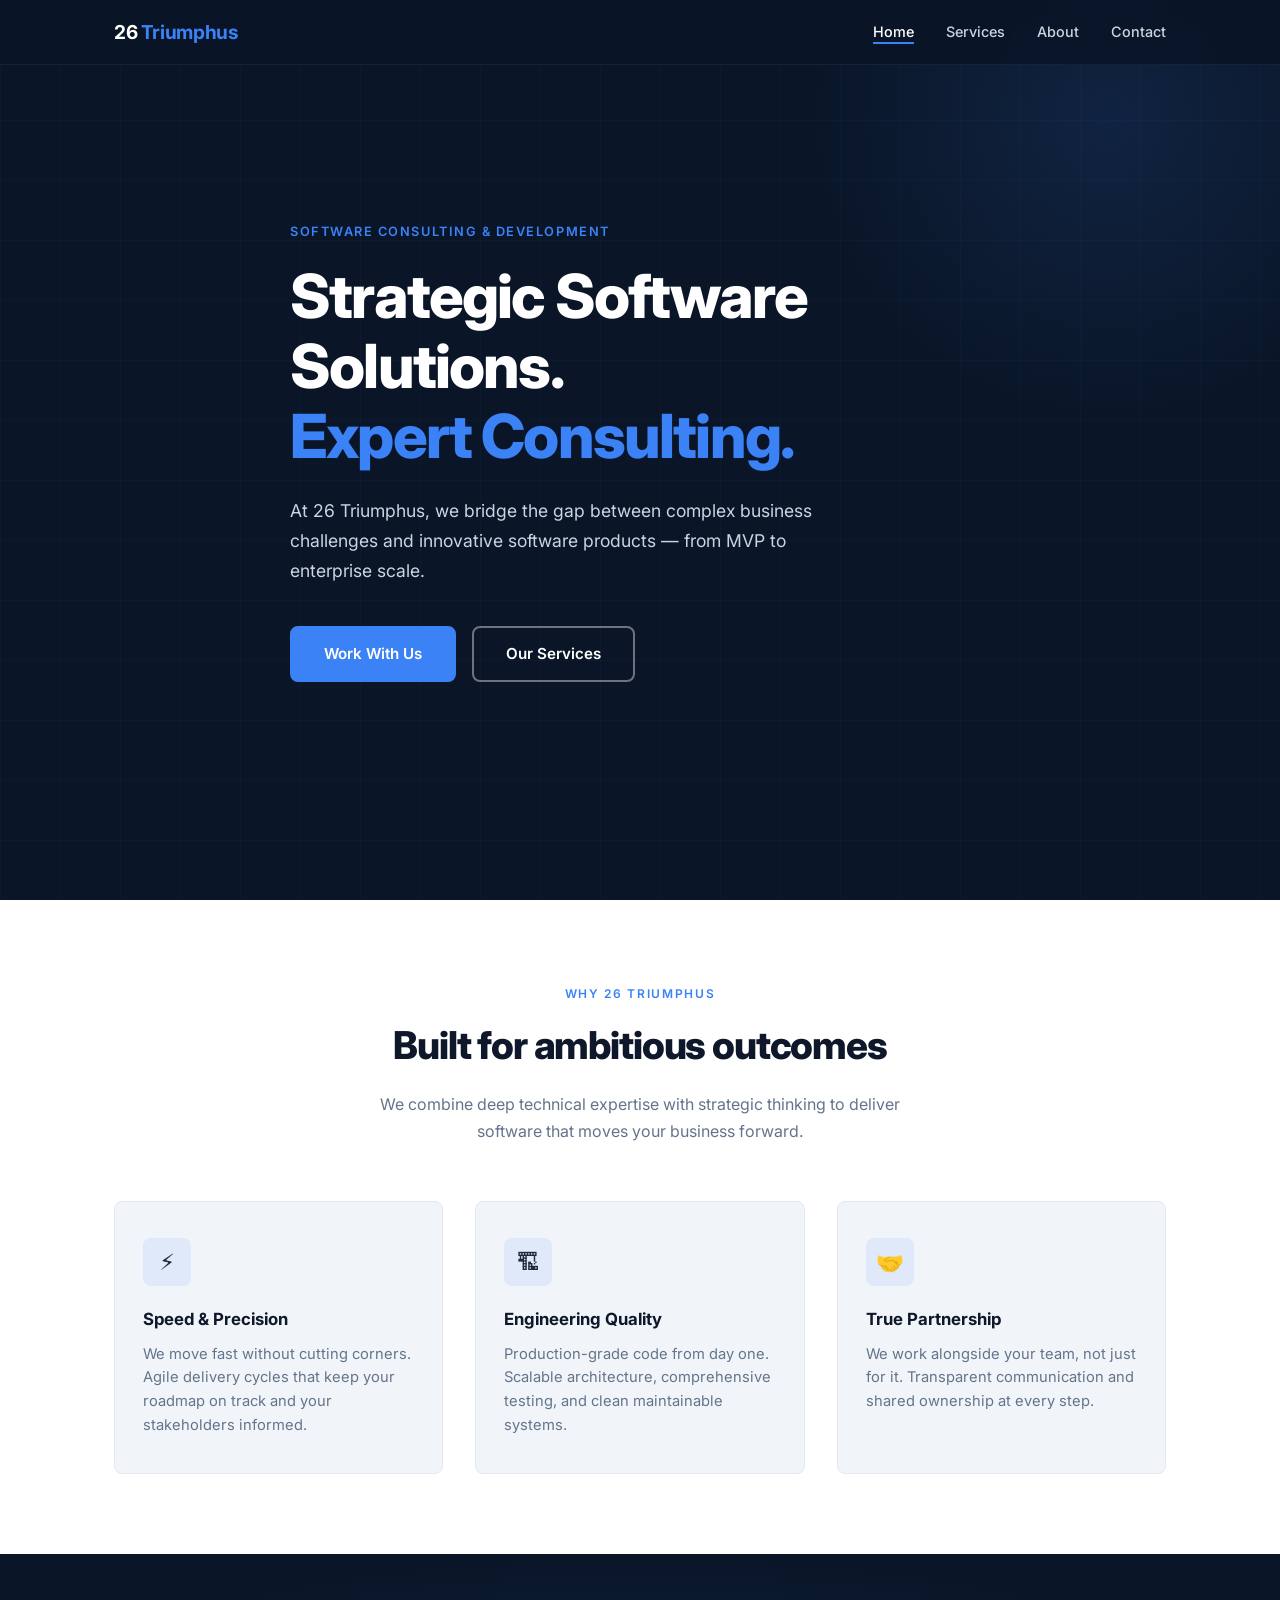
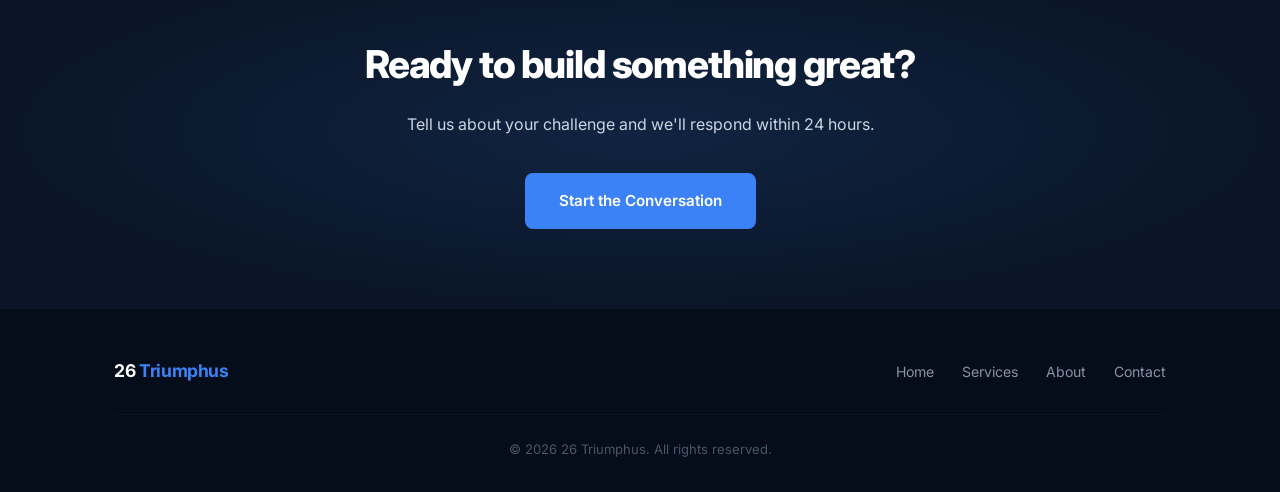
<file: index.html>
<!DOCTYPE html>
<html lang="en">
<head>
  <meta charset="UTF-8" />
  <meta name="viewport" content="width=device-width, initial-scale=1.0" />
  <meta name="description" content="26 Triumphus — Strategic software consulting and product development. We bridge complex business challenges with innovative software solutions." />
  <title>26 Triumphus — Strategic Software Solutions</title>
  <link rel="preconnect" href="https://fonts.googleapis.com" />
  <link rel="preconnect" href="https://fonts.gstatic.com" crossorigin />
  <link href="https://fonts.googleapis.com/css2?family=Inter:wght@400;500;600;700;800;900&display=swap" rel="stylesheet" />
  <link rel="stylesheet" href="css/styles.css" />
</head>
<body>

  <!-- Navigation -->
  <nav class="nav">
    <div class="container nav__inner">
      <a href="index.html" class="nav__logo">26 <span>Triumphus</span></a>
      <ul class="nav__links">
        <li><a href="index.html" class="active">Home</a></li>
        <li><a href="services.html">Services</a></li>
        <li><a href="about.html">About</a></li>
        <li><a href="contact.html">Contact</a></li>
      </ul>
      <button class="nav__toggle" aria-label="Toggle menu" aria-expanded="false">
        <span></span><span></span><span></span>
      </button>
    </div>
    <div class="nav__mobile">
      <a href="index.html" class="active">Home</a>
      <a href="services.html">Services</a>
      <a href="about.html">About</a>
      <a href="contact.html">Contact</a>
    </div>
  </nav>

  <!-- Hero -->
  <section class="hero">
    <div class="container">
      <div class="hero__content">
        <span class="hero__eyebrow">Software Consulting &amp; Development</span>
        <h1 class="hero__title">
          Strategic Software Solutions.<br />
          <span>Expert Consulting.</span>
        </h1>
        <p class="hero__subtitle">
          At 26 Triumphus, we bridge the gap between complex business challenges and innovative software products — from MVP to enterprise scale.
        </p>
        <div class="hero__actions">
          <a href="contact.html" class="btn btn--primary">Work With Us</a>
          <a href="services.html" class="btn btn--outline">Our Services</a>
        </div>
      </div>
    </div>
  </section>

  <!-- Feature Strip -->
  <section class="features section">
    <div class="container">
      <div class="section-heading">
        <span class="section-heading__label">Why 26 Triumphus</span>
        <h2 class="section-heading__title">Built for ambitious outcomes</h2>
        <p class="section-heading__sub">We combine deep technical expertise with strategic thinking to deliver software that moves your business forward.</p>
      </div>
      <div class="features__grid">
        <div class="feature-card">
          <div class="feature-card__icon">⚡</div>
          <h3 class="feature-card__title">Speed &amp; Precision</h3>
          <p class="feature-card__desc">We move fast without cutting corners. Agile delivery cycles that keep your roadmap on track and your stakeholders informed.</p>
        </div>
        <div class="feature-card">
          <div class="feature-card__icon">🏗</div>
          <h3 class="feature-card__title">Engineering Quality</h3>
          <p class="feature-card__desc">Production-grade code from day one. Scalable architecture, comprehensive testing, and clean maintainable systems.</p>
        </div>
        <div class="feature-card">
          <div class="feature-card__icon">🤝</div>
          <h3 class="feature-card__title">True Partnership</h3>
          <p class="feature-card__desc">We work alongside your team, not just for it. Transparent communication and shared ownership at every step.</p>
        </div>
      </div>
    </div>
  </section>

  <!-- CTA Banner -->
  <section class="cta-banner">
    <div class="container">
      <h2 class="cta-banner__title">Ready to build something great?</h2>
      <p class="cta-banner__sub">Tell us about your challenge and we'll respond within 24 hours.</p>
      <a href="contact.html" class="btn btn--primary">Start the Conversation</a>
    </div>
  </section>

  <!-- Footer -->
  <footer class="footer">
    <div class="container">
      <div class="footer__inner">
        <span class="footer__logo">26 <span>Triumphus</span></span>
        <ul class="footer__links">
          <li><a href="index.html">Home</a></li>
          <li><a href="services.html">Services</a></li>
          <li><a href="about.html">About</a></li>
          <li><a href="contact.html">Contact</a></li>
        </ul>
      </div>
      <p class="footer__copy">&copy; 2026 26 Triumphus. All rights reserved.</p>
    </div>
  </footer>

  <script src="js/main.js"></script>
</body>
</html>
</file>
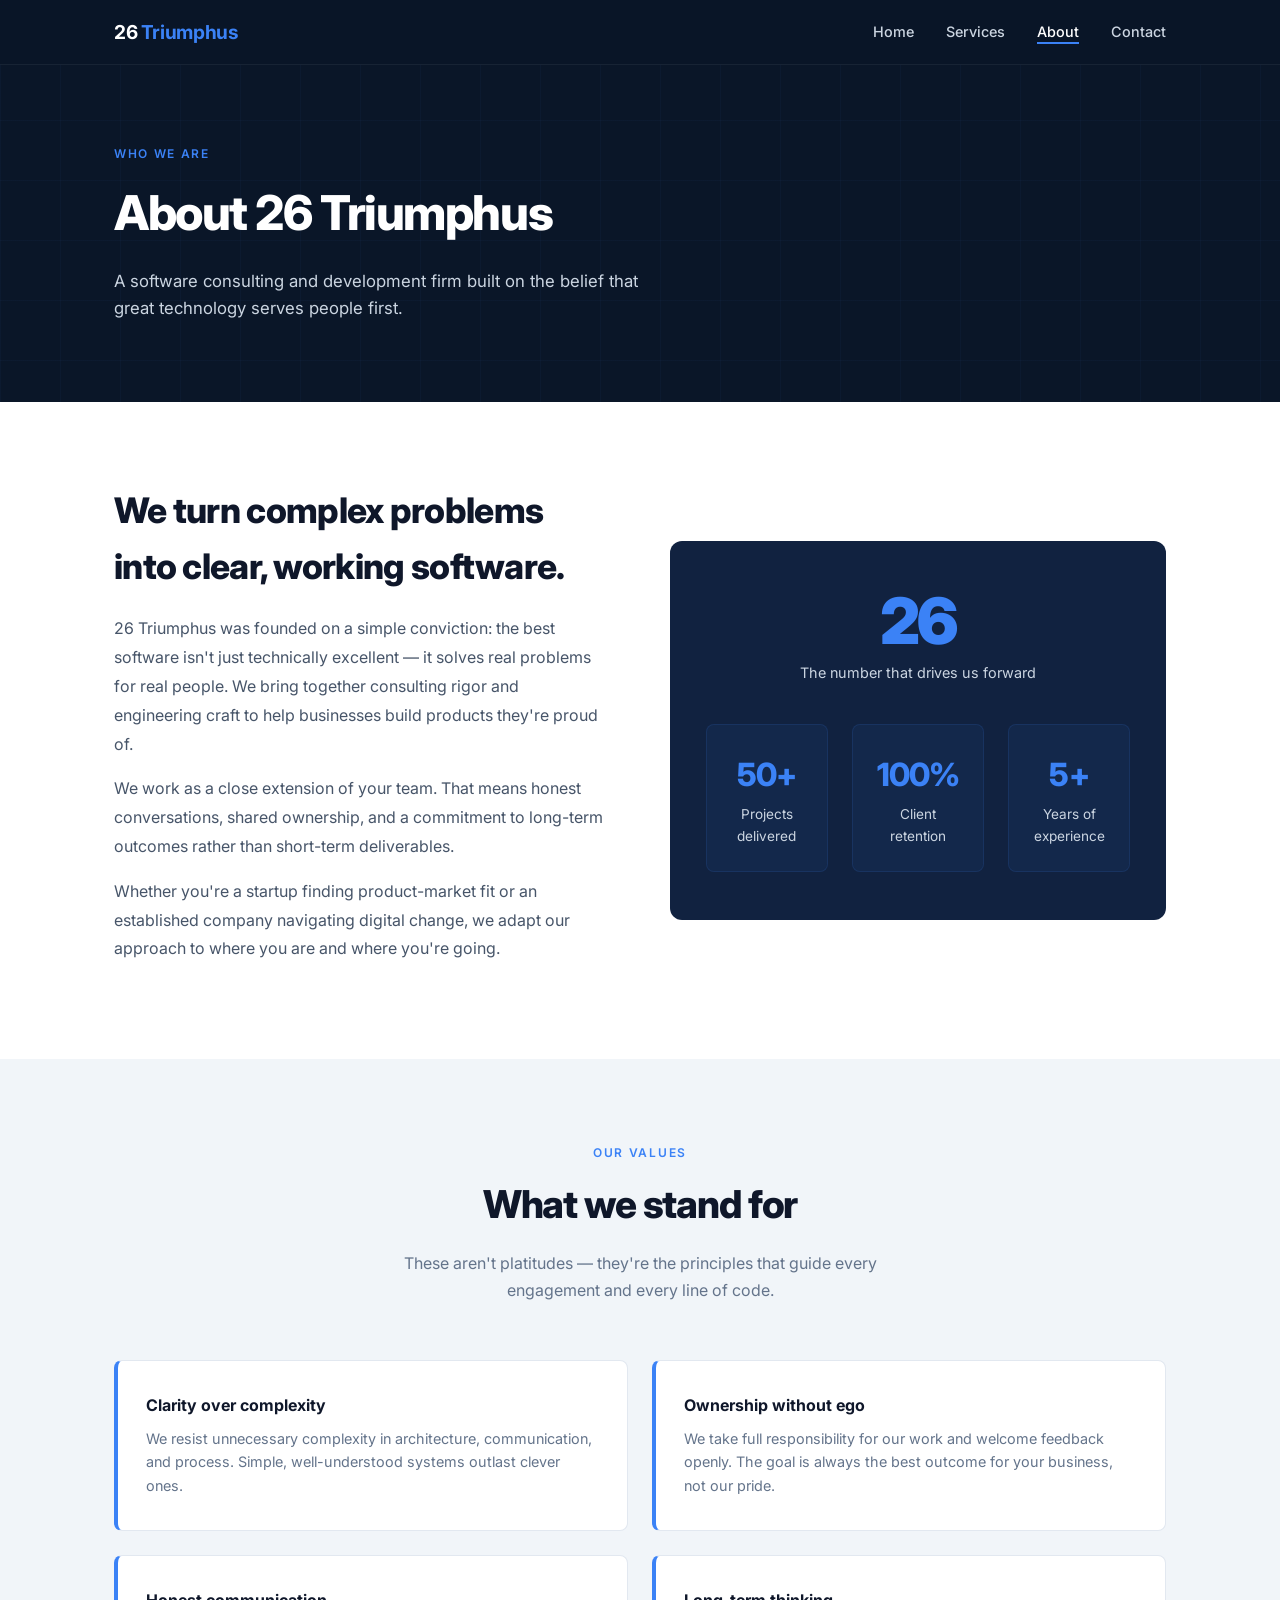
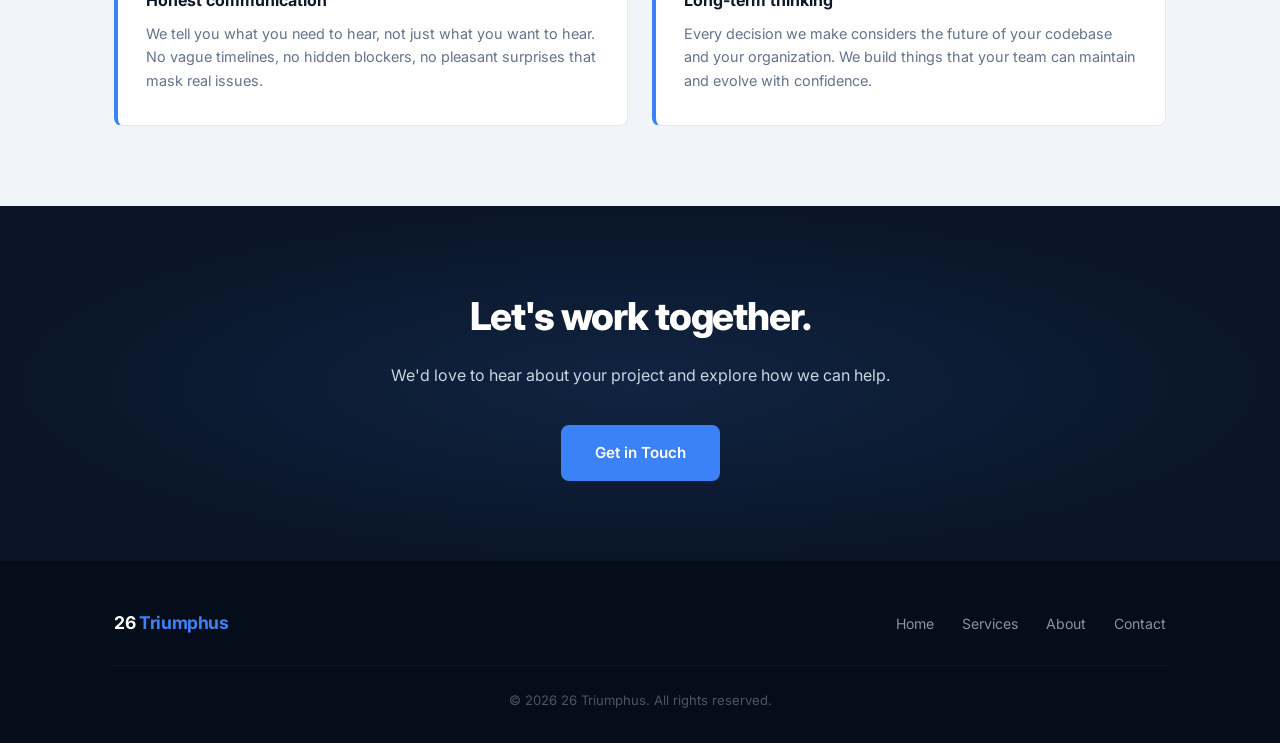
<file: about.html>
<!DOCTYPE html>
<html lang="en">
<head>
  <meta charset="UTF-8" />
  <meta name="viewport" content="width=device-width, initial-scale=1.0" />
  <meta name="description" content="About 26 Triumphus — our mission, values, and the team behind the work." />
  <title>About — 26 Triumphus</title>
  <link rel="preconnect" href="https://fonts.googleapis.com" />
  <link rel="preconnect" href="https://fonts.gstatic.com" crossorigin />
  <link href="https://fonts.googleapis.com/css2?family=Inter:wght@400;500;600;700;800;900&display=swap" rel="stylesheet" />
  <link rel="stylesheet" href="css/styles.css" />
</head>
<body>

  <!-- Navigation -->
  <nav class="nav">
    <div class="container nav__inner">
      <a href="index.html" class="nav__logo">26 <span>Triumphus</span></a>
      <ul class="nav__links">
        <li><a href="index.html">Home</a></li>
        <li><a href="services.html">Services</a></li>
        <li><a href="about.html" class="active">About</a></li>
        <li><a href="contact.html">Contact</a></li>
      </ul>
      <button class="nav__toggle" aria-label="Toggle menu" aria-expanded="false">
        <span></span><span></span><span></span>
      </button>
    </div>
    <div class="nav__mobile">
      <a href="index.html">Home</a>
      <a href="services.html">Services</a>
      <a href="about.html" class="active">About</a>
      <a href="contact.html">Contact</a>
    </div>
  </nav>

  <!-- Page Header -->
  <header class="page-header">
    <div class="container">
      <span class="page-header__label">Who We Are</span>
      <h1 class="page-header__title">About 26 Triumphus</h1>
      <p class="page-header__sub">A software consulting and development firm built on the belief that great technology serves people first.</p>
    </div>
  </header>

  <!-- Mission & Intro -->
  <section class="section">
    <div class="container">
      <div class="about-intro">
        <div class="about-intro__text">
          <h2>We turn complex problems into clear, working software.</h2>
          <p>
            26 Triumphus was founded on a simple conviction: the best software isn't just technically excellent — it solves real problems for real people. We bring together consulting rigor and engineering craft to help businesses build products they're proud of.
          </p>
          <p>
            We work as a close extension of your team. That means honest conversations, shared ownership, and a commitment to long-term outcomes rather than short-term deliverables.
          </p>
          <p>
            Whether you're a startup finding product-market fit or an established company navigating digital change, we adapt our approach to where you are and where you're going.
          </p>
        </div>
        <div class="about-visual">
          <div class="about-visual__number">26</div>
          <div class="about-visual__label">The number that drives us forward</div>
          <div class="about-stats">
            <div class="stat-item">
              <div class="stat-item__number">50+</div>
              <div class="stat-item__label">Projects delivered</div>
            </div>
            <div class="stat-item">
              <div class="stat-item__number">100%</div>
              <div class="stat-item__label">Client retention</div>
            </div>
            <div class="stat-item">
              <div class="stat-item__number">5+</div>
              <div class="stat-item__label">Years of experience</div>
            </div>
          </div>
        </div>
      </div>
    </div>
  </section>

  <!-- Values -->
  <section class="section section--alt">
    <div class="container">
      <div class="section-heading">
        <span class="section-heading__label">Our Values</span>
        <h2 class="section-heading__title">What we stand for</h2>
        <p class="section-heading__sub">These aren't platitudes — they're the principles that guide every engagement and every line of code.</p>
      </div>
      <div class="values-grid">
        <div class="value-card">
          <h3 class="value-card__title">Clarity over complexity</h3>
          <p class="value-card__desc">We resist unnecessary complexity in architecture, communication, and process. Simple, well-understood systems outlast clever ones.</p>
        </div>
        <div class="value-card">
          <h3 class="value-card__title">Ownership without ego</h3>
          <p class="value-card__desc">We take full responsibility for our work and welcome feedback openly. The goal is always the best outcome for your business, not our pride.</p>
        </div>
        <div class="value-card">
          <h3 class="value-card__title">Honest communication</h3>
          <p class="value-card__desc">We tell you what you need to hear, not just what you want to hear. No vague timelines, no hidden blockers, no pleasant surprises that mask real issues.</p>
        </div>
        <div class="value-card">
          <h3 class="value-card__title">Long-term thinking</h3>
          <p class="value-card__desc">Every decision we make considers the future of your codebase and your organization. We build things that your team can maintain and evolve with confidence.</p>
        </div>
      </div>
    </div>
  </section>

  <!-- CTA Banner -->
  <section class="cta-banner">
    <div class="container">
      <h2 class="cta-banner__title">Let's work together.</h2>
      <p class="cta-banner__sub">We'd love to hear about your project and explore how we can help.</p>
      <a href="contact.html" class="btn btn--primary">Get in Touch</a>
    </div>
  </section>

  <!-- Footer -->
  <footer class="footer">
    <div class="container">
      <div class="footer__inner">
        <span class="footer__logo">26 <span>Triumphus</span></span>
        <ul class="footer__links">
          <li><a href="index.html">Home</a></li>
          <li><a href="services.html">Services</a></li>
          <li><a href="about.html">About</a></li>
          <li><a href="contact.html">Contact</a></li>
        </ul>
      </div>
      <p class="footer__copy">&copy; 2026 26 Triumphus. All rights reserved.</p>
    </div>
  </footer>

  <script src="js/main.js"></script>
</body>
</html>
</file>
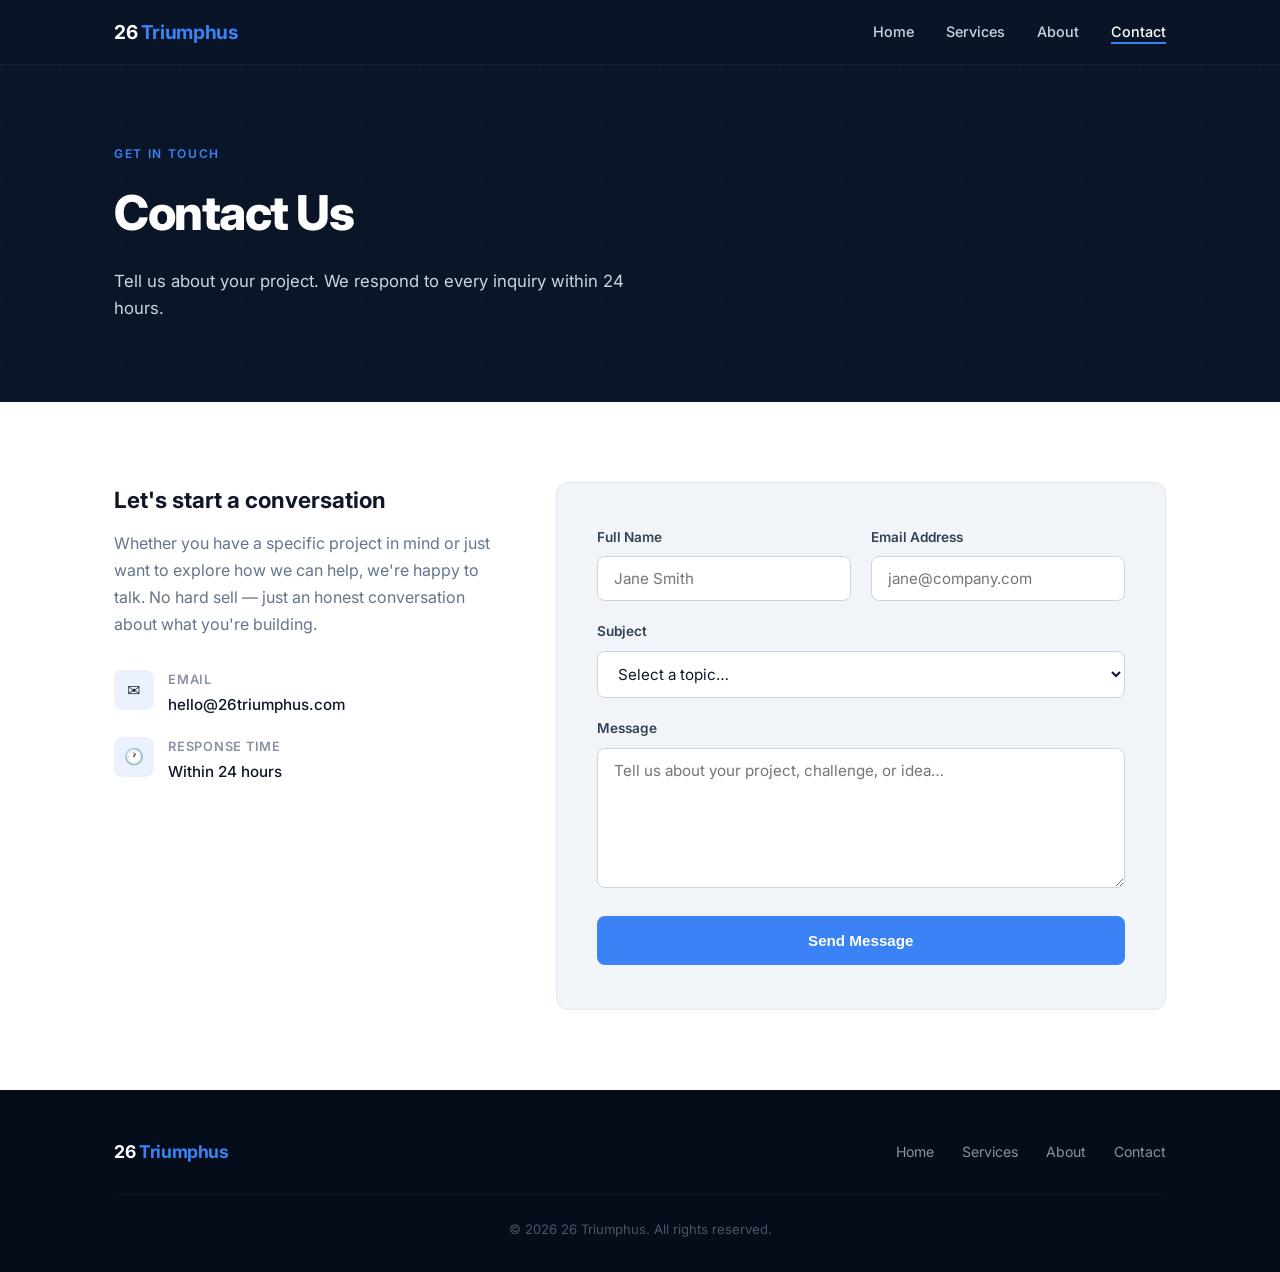
<file: contact.html>
<!DOCTYPE html>
<html lang="en">
<head>
  <meta charset="UTF-8" />
  <meta name="viewport" content="width=device-width, initial-scale=1.0" />
  <meta name="description" content="Contact 26 Triumphus — tell us about your project and we'll get back to you within 24 hours." />
  <title>Contact — 26 Triumphus</title>
  <link rel="preconnect" href="https://fonts.googleapis.com" />
  <link rel="preconnect" href="https://fonts.gstatic.com" crossorigin />
  <link href="https://fonts.googleapis.com/css2?family=Inter:wght@400;500;600;700;800;900&display=swap" rel="stylesheet" />
  <link rel="stylesheet" href="css/styles.css" />
</head>
<body>

  <!-- Navigation -->
  <nav class="nav">
    <div class="container nav__inner">
      <a href="index.html" class="nav__logo">26 <span>Triumphus</span></a>
      <ul class="nav__links">
        <li><a href="index.html">Home</a></li>
        <li><a href="services.html">Services</a></li>
        <li><a href="about.html">About</a></li>
        <li><a href="contact.html" class="active">Contact</a></li>
      </ul>
      <button class="nav__toggle" aria-label="Toggle menu" aria-expanded="false">
        <span></span><span></span><span></span>
      </button>
    </div>
    <div class="nav__mobile">
      <a href="index.html">Home</a>
      <a href="services.html">Services</a>
      <a href="about.html">About</a>
      <a href="contact.html" class="active">Contact</a>
    </div>
  </nav>

  <!-- Page Header -->
  <header class="page-header">
    <div class="container">
      <span class="page-header__label">Get in Touch</span>
      <h1 class="page-header__title">Contact Us</h1>
      <p class="page-header__sub">Tell us about your project. We respond to every inquiry within 24 hours.</p>
    </div>
  </header>

  <!-- Contact Section -->
  <section class="section">
    <div class="container">
      <div class="contact-layout">

        <!-- Info -->
        <div class="contact-info">
          <h2 class="contact-info__title">Let's start a conversation</h2>
          <p class="contact-info__desc">
            Whether you have a specific project in mind or just want to explore how we can help, we're happy to talk. No hard sell — just an honest conversation about what you're building.
          </p>

          <div class="contact-detail">
            <div class="contact-detail__icon">✉️</div>
            <div>
              <div class="contact-detail__label">Email</div>
              <!-- TODO: Replace with your actual email address -->
              <div class="contact-detail__value">hello@26triumphus.com</div>
            </div>
          </div>

          <div class="contact-detail">
            <div class="contact-detail__icon">🕐</div>
            <div>
              <div class="contact-detail__label">Response time</div>
              <div class="contact-detail__value">Within 24 hours</div>
            </div>
          </div>
        </div>

        <!-- Form -->
        <div class="contact-form">
          <!--
            TODO: Set up Formspree to receive form submissions by email:
            1. Go to https://formspree.io and create a free account
            2. Create a new form and copy your unique endpoint URL
            3. Replace "YOUR_FORMSPREE_ENDPOINT" in the action attribute below with that URL
               Example: action="https://formspree.io/f/xabcdefg"
          -->
          <form action="YOUR_FORMSPREE_ENDPOINT" method="POST">

            <div class="form-row">
              <div class="form-group">
                <label for="name">Full Name</label>
                <input
                  type="text"
                  id="name"
                  name="name"
                  placeholder="Jane Smith"
                  required
                />
              </div>
              <div class="form-group">
                <label for="email">Email Address</label>
                <input
                  type="email"
                  id="email"
                  name="email"
                  placeholder="jane@company.com"
                  required
                />
              </div>
            </div>

            <div class="form-group">
              <label for="subject">Subject</label>
              <select id="subject" name="subject" required>
                <option value="" disabled selected>Select a topic…</option>
                <option value="product-development">Software Product Development</option>
                <option value="consulting">Strategic Consulting</option>
                <option value="partnership">Partnership Inquiry</option>
                <option value="other">Other</option>
              </select>
            </div>

            <div class="form-group">
              <label for="message">Message</label>
              <textarea
                id="message"
                name="message"
                placeholder="Tell us about your project, challenge, or idea…"
                required
              ></textarea>
            </div>

            <!-- Honeypot spam prevention -->
            <input type="text" name="_gotcha" style="display:none" />

            <div class="form-submit">
              <button type="submit" class="btn btn--primary" style="width:100%;">Send Message</button>
            </div>

          </form>
        </div>

      </div>
    </div>
  </section>

  <!-- Footer -->
  <footer class="footer">
    <div class="container">
      <div class="footer__inner">
        <span class="footer__logo">26 <span>Triumphus</span></span>
        <ul class="footer__links">
          <li><a href="index.html">Home</a></li>
          <li><a href="services.html">Services</a></li>
          <li><a href="about.html">About</a></li>
          <li><a href="contact.html">Contact</a></li>
        </ul>
      </div>
      <p class="footer__copy">&copy; 2026 26 Triumphus. All rights reserved.</p>
    </div>
  </footer>

  <script src="js/main.js"></script>
</body>
</html>
</file>
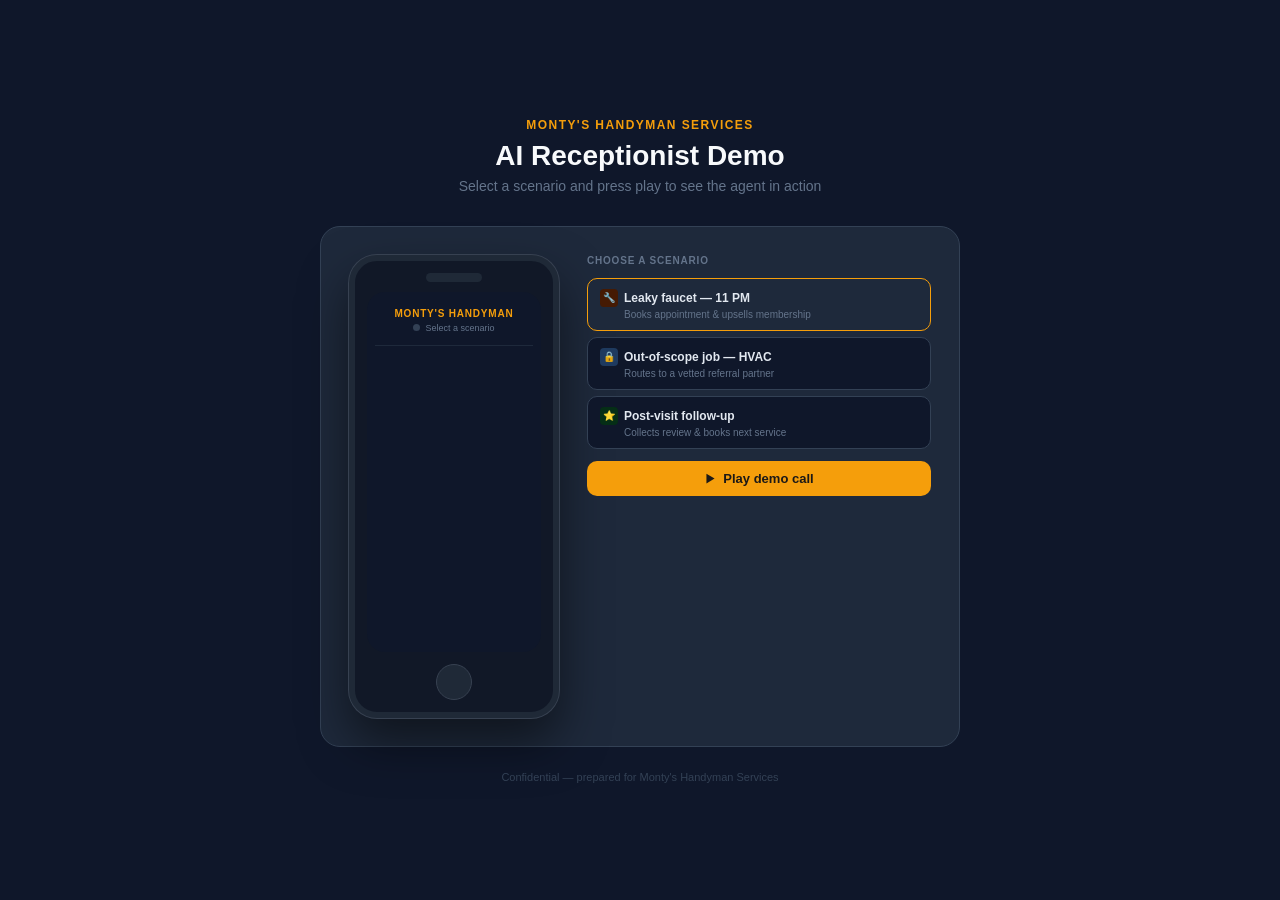
<file: demo.html>
<!DOCTYPE html>
<html lang="en">
<head>
<meta charset="UTF-8" />
<meta name="viewport" content="width=device-width, initial-scale=1.0" />
<title>Monty's AI Receptionist — Live Demo</title>
<style>
  *, *::before, *::after { box-sizing: border-box; margin: 0; padding: 0; }

  body {
    background: #0f172a;
    font-family: -apple-system, BlinkMacSystemFont, 'Segoe UI', sans-serif;
    min-height: 100vh;
    display: flex;
    flex-direction: column;
    align-items: center;
    justify-content: center;
    padding: 32px 16px;
  }

  .page-header {
    text-align: center;
    margin-bottom: 32px;
  }

  .page-header .brand {
    font-size: 12px;
    font-weight: 600;
    letter-spacing: 0.12em;
    text-transform: uppercase;
    color: #f59e0b;
    margin-bottom: 8px;
  }

  .page-header h1 {
    font-size: 28px;
    font-weight: 700;
    color: #f8fafc;
    margin-bottom: 6px;
  }

  .page-header p {
    font-size: 14px;
    color: #64748b;
  }

  .demo-wrap {
    display: flex;
    gap: 28px;
    align-items: flex-start;
    background: #1e293b;
    border: 1px solid #334155;
    border-radius: 20px;
    padding: 28px;
    max-width: 640px;
    width: 100%;
  }

  /* ── Phone ── */
  .phone-shell {
    width: 210px;
    flex-shrink: 0;
    background: #111827;
    border-radius: 28px;
    padding: 12px;
    border: 6px solid #1f2937;
    box-shadow: 0 0 0 1px #374151, 0 24px 48px rgba(0,0,0,0.5);
  }

  .phone-notch {
    width: 56px;
    height: 9px;
    background: #1f2937;
    border-radius: 8px;
    margin: 0 auto 10px;
  }

  .phone-screen {
    background: #0f172a;
    border-radius: 18px;
    padding: 10px 8px 12px;
    min-height: 360px;
    display: flex;
    flex-direction: column;
  }

  .call-header {
    text-align: center;
    padding: 6px 0 10px;
    border-bottom: 0.5px solid #1e293b;
    margin-bottom: 8px;
  }

  .call-header .company {
    font-size: 10px;
    color: #f59e0b;
    font-weight: 600;
    letter-spacing: 0.08em;
    text-transform: uppercase;
  }

  .status-row {
    display: flex;
    align-items: center;
    justify-content: center;
    gap: 5px;
    margin-top: 4px;
  }

  .live-dot {
    width: 7px;
    height: 7px;
    border-radius: 50%;
    background: #334155;
    transition: background 0.3s;
  }

  .live-dot.active {
    background: #22c55e;
    animation: pulse 1.5s infinite;
  }

  @keyframes pulse {
    0%, 100% { opacity: 1; }
    50% { opacity: 0.3; }
  }

  .status-text {
    font-size: 9px;
    color: #64748b;
  }

  .call-timer {
    font-size: 9px;
    color: #334155;
    margin-top: 2px;
  }

  .chat-area {
    flex: 1;
    display: flex;
    flex-direction: column;
    gap: 7px;
    overflow-y: auto;
    max-height: 265px;
    padding: 0 2px;
    scroll-behavior: smooth;
  }

  .bubble {
    display: flex;
    flex-direction: column;
    max-width: 92%;
    opacity: 0;
    transform: translateY(6px);
    transition: opacity 0.3s, transform 0.3s;
  }

  .bubble.show { opacity: 1; transform: translateY(0); }
  .bubble.ai { align-self: flex-start; }
  .bubble.user { align-self: flex-end; }

  .bubble-label {
    font-size: 7.5px;
    color: #475569;
    margin-bottom: 2px;
    padding-left: 4px;
  }

  .bubble.user .bubble-label { text-align: right; padding-right: 4px; }

  .bubble-text {
    font-size: 9.5px;
    line-height: 1.5;
    padding: 6px 8px;
    border-radius: 10px;
  }

  .bubble.ai .bubble-text {
    background: #1e3a5f;
    color: #bfdbfe;
    border-bottom-left-radius: 3px;
  }

  .bubble.user .bubble-text {
    background: #1e293b;
    color: #cbd5e1;
    border-bottom-right-radius: 3px;
  }

  .typing-indicator {
    display: flex;
    gap: 3px;
    padding: 7px 10px;
    background: #1e3a5f;
    border-radius: 10px;
    border-bottom-left-radius: 3px;
    width: fit-content;
    opacity: 0;
    transition: opacity 0.2s;
  }

  .typing-indicator.show { opacity: 1; }

  .typing-indicator span {
    width: 5px; height: 5px;
    border-radius: 50%;
    background: #60a5fa;
    animation: bounce 1.2s infinite;
  }

  .typing-indicator span:nth-child(2) { animation-delay: 0.15s; }
  .typing-indicator span:nth-child(3) { animation-delay: 0.3s; }

  @keyframes bounce {
    0%, 80%, 100% { transform: translateY(0); }
    40% { transform: translateY(-4px); }
  }

  .phone-btn-row {
    display: flex;
    justify-content: center;
    margin-top: 12px;
  }

  .home-btn {
    width: 36px; height: 36px;
    border-radius: 50%;
    background: #1f2937;
    border: 0.5px solid #374151;
  }

  /* ── Right Panel ── */
  .right-panel {
    flex: 1;
    display: flex;
    flex-direction: column;
    gap: 12px;
  }

  .scenario-label {
    font-size: 10px;
    font-weight: 600;
    letter-spacing: 0.08em;
    text-transform: uppercase;
    color: #64748b;
  }

  .scenario-cards { display: flex; flex-direction: column; gap: 6px; }

  .scenario-card {
    padding: 10px 12px;
    border: 0.5px solid #334155;
    border-radius: 10px;
    cursor: pointer;
    background: #0f172a;
    transition: border-color 0.15s, background 0.15s;
    text-align: left;
  }

  .scenario-card:hover { border-color: #475569; background: #1e293b; }
  .scenario-card.active { border-color: #f59e0b; background: #1e293b; }

  .sc-title {
    font-size: 12px;
    font-weight: 600;
    color: #e2e8f0;
    display: flex;
    align-items: center;
    gap: 6px;
  }

  .sc-icon {
    width: 18px; height: 18px;
    border-radius: 4px;
    display: flex;
    align-items: center;
    justify-content: center;
    font-size: 10px;
    flex-shrink: 0;
  }

  .sc-icon.amber { background: #451a03; color: #fbbf24; }
  .sc-icon.blue  { background: #1e3a5f; color: #60a5fa; }
  .sc-icon.green { background: #052e16; color: #4ade80; }

  .sc-sub {
    font-size: 10px;
    color: #64748b;
    margin-top: 2px;
    padding-left: 24px;
  }

  .play-btn {
    width: 100%;
    padding: 10px;
    background: #f59e0b;
    color: #1c1917;
    border: none;
    border-radius: 10px;
    font-size: 13px;
    font-weight: 600;
    cursor: pointer;
    display: flex;
    align-items: center;
    justify-content: center;
    gap: 6px;
    transition: opacity 0.15s, transform 0.1s;
  }

  .play-btn:hover { opacity: 0.88; }
  .play-btn:active { transform: scale(0.98); }
  .play-btn:disabled { opacity: 0.35; cursor: default; transform: none; }

  .outcome-box {
    padding: 10px 12px;
    background: #0f172a;
    border-radius: 10px;
    border: 0.5px solid #334155;
    display: none;
  }

  .outcome-box.show { display: block; }

  .out-label {
    font-size: 10px;
    font-weight: 600;
    color: #64748b;
    letter-spacing: 0.06em;
    text-transform: uppercase;
    margin-bottom: 7px;
  }

  .outcome-tags { display: flex; flex-wrap: wrap; gap: 5px; }

  .out-tag {
    font-size: 11px;
    padding: 3px 9px;
    border-radius: 20px;
    font-weight: 600;
  }

  .out-tag.green { background: #052e16; color: #4ade80; }
  .out-tag.blue  { background: #1e3a5f; color: #60a5fa; }
  .out-tag.amber { background: #451a03; color: #fbbf24; }

  .reset-link {
    font-size: 11px;
    color: #475569;
    cursor: pointer;
    text-align: center;
    text-decoration: underline;
    opacity: 0;
    transition: opacity 0.3s;
  }

  .reset-link.show { opacity: 1; }
  .reset-link:hover { color: #94a3b8; }

  .page-footer {
    margin-top: 24px;
    font-size: 11px;
    color: #334155;
    text-align: center;
  }
</style>
</head>
<body>

<div class="page-header">
  <div class="brand">Monty's Handyman Services</div>
  <h1>AI Receptionist Demo</h1>
  <p>Select a scenario and press play to see the agent in action</p>
</div>

<div class="demo-wrap">

  <div class="phone-shell">
    <div class="phone-notch"></div>
    <div class="phone-screen">
      <div class="call-header">
        <div class="company">Monty's Handyman</div>
        <div class="status-row">
          <div class="live-dot" id="liveDot"></div>
          <span class="status-text" id="statusText">Select a scenario</span>
        </div>
        <div class="call-timer" id="callTimer"></div>
      </div>
      <div class="chat-area" id="chatArea">
        <div class="typing-indicator" id="typingEl">
          <span></span><span></span><span></span>
        </div>
      </div>
    </div>
    <div class="phone-btn-row">
      <div class="home-btn"></div>
    </div>
  </div>

  <div class="right-panel">
    <div class="scenario-label">Choose a scenario</div>

    <div class="scenario-cards">
      <div class="scenario-card active" onclick="selectScenario(0)">
        <div class="sc-title">
          <div class="sc-icon amber">&#128295;</div>
          Leaky faucet — 11 PM
        </div>
        <div class="sc-sub">Books appointment &amp; upsells membership</div>
      </div>
      <div class="scenario-card" onclick="selectScenario(1)">
        <div class="sc-title">
          <div class="sc-icon blue">&#128274;</div>
          Out-of-scope job — HVAC
        </div>
        <div class="sc-sub">Routes to a vetted referral partner</div>
      </div>
      <div class="scenario-card" onclick="selectScenario(2)">
        <div class="sc-title">
          <div class="sc-icon green">&#11088;</div>
          Post-visit follow-up
        </div>
        <div class="sc-sub">Collects review &amp; books next service</div>
      </div>
    </div>

    <button class="play-btn" id="playBtn" onclick="startDemo()">
      <svg width="13" height="13" viewBox="0 0 16 16" fill="currentColor"><path d="M3 2l10 6-10 6V2z"/></svg>
      Play demo call
    </button>

    <div class="outcome-box" id="outcomeBox">
      <div class="out-label">Call outcome</div>
      <div class="outcome-tags" id="outcomeTags"></div>
    </div>

    <div class="reset-link" id="resetLink" onclick="resetDemo()">Reset demo</div>
  </div>

</div>

<div class="page-footer">Confidential — prepared for Monty's Handyman Services</div>

<script>
const SCENARIOS = [
  {
    time: "11:23 PM · Saturday",
    messages: [
      { role:"ai",   text:"Hi, you've reached Monty's! I'm here 24/7. What can I help with tonight?", delay:800 },
      { role:"user", text:"Hey my bathroom faucet is leaking pretty bad. Can someone come tomorrow?", delay:2200 },
      { role:"ai",   text:"Absolutely — faucet repairs are one of our specialties! What's your zip code so I can confirm coverage?", delay:1500 },
      { role:"user", text:"78745.", delay:1800 },
      { role:"ai",   text:"We cover that area! I have a slot tomorrow at 10 AM. Want me to lock that in for you?", delay:1500 },
      { role:"user", text:"Yes please!", delay:1800 },
      { role:"ai",   text:"Done! You're booked for 10 AM tomorrow. Also — members get 15% off every job. Want me to text you the details?", delay:1500 },
      { role:"user", text:"Sure, send it over.", delay:1800 },
      { role:"ai",   text:"Perfect! You'll get a text shortly. See you tomorrow!", delay:1200 },
    ],
    outcomes: [
      { label:"Booked: 10 AM", cls:"green" },
      { label:"Membership pitched", cls:"amber" },
      { label:"No staff needed", cls:"blue" },
    ]
  },
  {
    time: "9:42 PM · Sunday",
    messages: [
      { role:"ai",   text:"Hi, you've reached Monty's! How can I help you this evening?", delay:800 },
      { role:"user", text:"My AC stopped working. It's 95 degrees. Can Monty's fix it?", delay:2200 },
      { role:"ai",   text:"Oh no — that's rough in this heat! HVAC repairs are outside our scope, but I have a trusted partner who handles exactly this.", delay:1500 },
      { role:"user", text:"Can they come today?", delay:1800 },
      { role:"ai",   text:"I'll connect you right now. AirPro HVAC is available and highly rated. Shall I send their number to your phone?", delay:1500 },
      { role:"user", text:"Yes, that'd be great.", delay:1800 },
      { role:"ai",   text:"Sent! They're expecting your call. And for future handyman needs — Monty's has you covered. Have a good night!", delay:1300 },
    ],
    outcomes: [
      { label:"Routed to partner", cls:"blue" },
      { label:"Customer retained", cls:"green" },
      { label:"Zero dropped calls", cls:"amber" },
    ]
  },
  {
    time: "6:15 PM · Monday",
    messages: [
      { role:"ai",   text:"Hey Sarah! This is Monty's AI following up on today's visit. How did everything go?", delay:800 },
      { role:"user", text:"It was great! The tech fixed the door really fast.", delay:2200 },
      { role:"ai",   text:"Awesome to hear! Would you mind leaving us a quick Google review? It takes 30 seconds and means the world to our team.", delay:1500 },
      { role:"user", text:"Sure I can do that.", delay:1800 },
      { role:"ai",   text:"Thank you so much! Here's the link: [Review link sent via SMS]. Also — anything else at home needing attention?", delay:1500 },
      { role:"user", text:"Actually yes, I need a TV mounted.", delay:1800 },
      { role:"ai",   text:"Perfect! I can schedule that for later this week. What day works for you?", delay:1400 },
    ],
    outcomes: [
      { label:"Review requested", cls:"amber" },
      { label:"Upsell booked", cls:"green" },
      { label:"Fully automated", cls:"blue" },
    ]
  }
];

let currentScenario = 0;
let running = false;
let timerInterval = null;
let elapsedSeconds = 0;

function selectScenario(idx) {
  if (running) return;
  currentScenario = idx;
  document.querySelectorAll('.scenario-card').forEach((c, i) => {
    c.classList.toggle('active', i === idx);
  });
  resetDemo();
}

function resetDemo() {
  clearInterval(timerInterval);
  running = false;
  elapsedSeconds = 0;
  const chat = document.getElementById('chatArea');
  const typing = document.getElementById('typingEl');
  chat.innerHTML = '';
  chat.appendChild(typing);
  typing.classList.remove('show');
  const dot = document.getElementById('liveDot');
  dot.classList.remove('active');
  document.getElementById('statusText').textContent = 'Select a scenario';
  document.getElementById('callTimer').textContent = '';
  document.getElementById('playBtn').disabled = false;
  document.getElementById('outcomeBox').classList.remove('show');
  document.getElementById('resetLink').classList.remove('show');
}

function startDemo() {
  if (running) return;
  running = true;
  document.getElementById('playBtn').disabled = true;
  document.getElementById('outcomeBox').classList.remove('show');
  document.getElementById('resetLink').classList.remove('show');

  document.getElementById('liveDot').classList.add('active');
  document.getElementById('statusText').textContent = 'Call in progress';
  document.getElementById('callTimer').textContent = '0:00';

  elapsedSeconds = 0;
  timerInterval = setInterval(() => {
    elapsedSeconds++;
    const m = Math.floor(elapsedSeconds / 60);
    const s = elapsedSeconds % 60;
    document.getElementById('callTimer').textContent = m + ':' + (s < 10 ? '0' : '') + s;
  }, 1000);

  const scenario = SCENARIOS[currentScenario];
  let cumulativeDelay = 400;

  scenario.messages.forEach((msg, i) => {
    const showTypingAt = cumulativeDelay;
    const showBubbleAt = cumulativeDelay + msg.delay;

    if (msg.role === 'ai') {
      setTimeout(showTyping, showTypingAt);
    }

    setTimeout(() => {
      hideTyping();
      addBubble(msg.role, msg.text);
      if (i === scenario.messages.length - 1) {
        setTimeout(() => endCall(scenario), 800);
      }
    }, showBubbleAt);

    cumulativeDelay = showBubbleAt + 400;
  });
}

function showTyping() {
  document.getElementById('typingEl').classList.add('show');
  const chat = document.getElementById('chatArea');
  chat.scrollTop = chat.scrollHeight;
}

function hideTyping() {
  document.getElementById('typingEl').classList.remove('show');
}

function addBubble(role, text) {
  const chat = document.getElementById('chatArea');
  const typing = document.getElementById('typingEl');

  const wrap = document.createElement('div');
  wrap.className = 'bubble ' + role;

  const label = document.createElement('div');
  label.className = 'bubble-label';
  label.textContent = role === 'ai' ? 'Monty AI' : 'Caller';

  const bubble = document.createElement('div');
  bubble.className = 'bubble-text';
  bubble.textContent = text;

  wrap.appendChild(label);
  wrap.appendChild(bubble);
  chat.insertBefore(wrap, typing);

  requestAnimationFrame(() => requestAnimationFrame(() => wrap.classList.add('show')));
  chat.scrollTop = chat.scrollHeight;
}

function endCall(scenario) {
  clearInterval(timerInterval);
  running = false;

  document.getElementById('liveDot').classList.remove('active');
  document.getElementById('statusText').textContent = 'Call ended';
  document.getElementById('callTimer').textContent = scenario.time;

  const tags = document.getElementById('outcomeTags');
  tags.innerHTML = '';
  scenario.outcomes.forEach(o => {
    const t = document.createElement('span');
    t.className = 'out-tag ' + o.cls;
    t.textContent = o.label;
    tags.appendChild(t);
  });

  document.getElementById('outcomeBox').classList.add('show');
  document.getElementById('resetLink').classList.add('show');
}
</script>

</body>
</html>
</file>
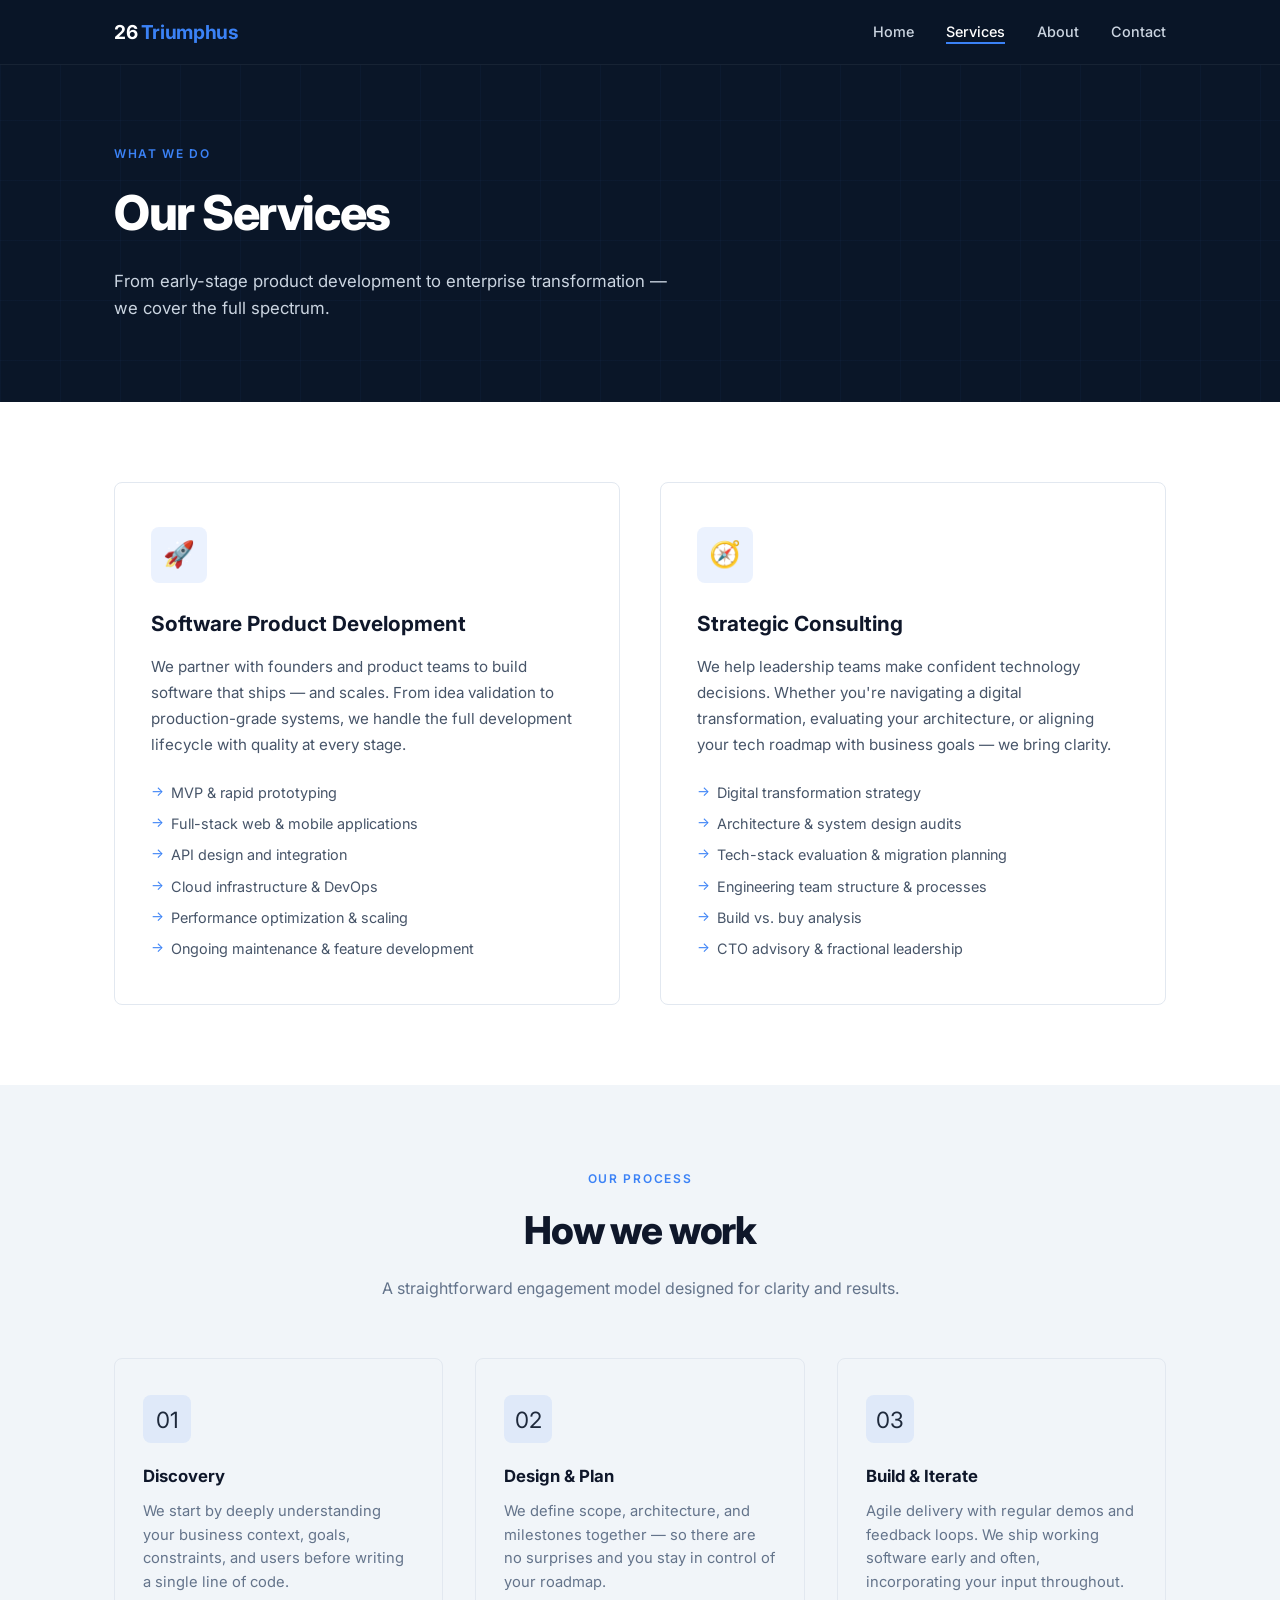
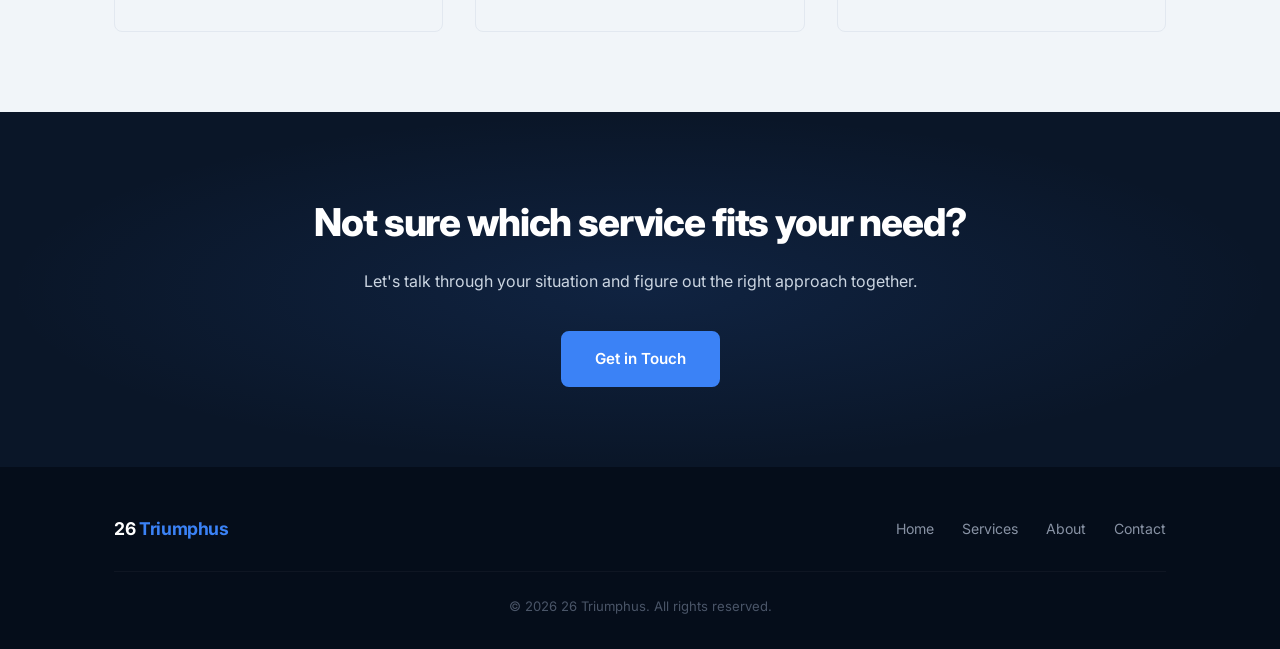
<file: services.html>
<!DOCTYPE html>
<html lang="en">
<head>
  <meta charset="UTF-8" />
  <meta name="viewport" content="width=device-width, initial-scale=1.0" />
  <meta name="description" content="26 Triumphus Services — Software product development and strategic consulting for businesses of all sizes." />
  <title>Services — 26 Triumphus</title>
  <link rel="preconnect" href="https://fonts.googleapis.com" />
  <link rel="preconnect" href="https://fonts.gstatic.com" crossorigin />
  <link href="https://fonts.googleapis.com/css2?family=Inter:wght@400;500;600;700;800;900&display=swap" rel="stylesheet" />
  <link rel="stylesheet" href="css/styles.css" />
</head>
<body>

  <!-- Navigation -->
  <nav class="nav">
    <div class="container nav__inner">
      <a href="index.html" class="nav__logo">26 <span>Triumphus</span></a>
      <ul class="nav__links">
        <li><a href="index.html">Home</a></li>
        <li><a href="services.html" class="active">Services</a></li>
        <li><a href="about.html">About</a></li>
        <li><a href="contact.html">Contact</a></li>
      </ul>
      <button class="nav__toggle" aria-label="Toggle menu" aria-expanded="false">
        <span></span><span></span><span></span>
      </button>
    </div>
    <div class="nav__mobile">
      <a href="index.html">Home</a>
      <a href="services.html" class="active">Services</a>
      <a href="about.html">About</a>
      <a href="contact.html">Contact</a>
    </div>
  </nav>

  <!-- Page Header -->
  <header class="page-header">
    <div class="container">
      <span class="page-header__label">What We Do</span>
      <h1 class="page-header__title">Our Services</h1>
      <p class="page-header__sub">From early-stage product development to enterprise transformation — we cover the full spectrum.</p>
    </div>
  </header>

  <!-- Services -->
  <section class="section">
    <div class="container">
      <div class="services-grid">

        <div class="service-card">
          <div class="service-card__icon">🚀</div>
          <h2 class="service-card__title">Software Product Development</h2>
          <p class="service-card__desc">
            We partner with founders and product teams to build software that ships — and scales. From idea validation to production-grade systems, we handle the full development lifecycle with quality at every stage.
          </p>
          <ul class="service-card__list">
            <li>MVP &amp; rapid prototyping</li>
            <li>Full-stack web &amp; mobile applications</li>
            <li>API design and integration</li>
            <li>Cloud infrastructure &amp; DevOps</li>
            <li>Performance optimization &amp; scaling</li>
            <li>Ongoing maintenance &amp; feature development</li>
          </ul>
        </div>

        <div class="service-card">
          <div class="service-card__icon">🧭</div>
          <h2 class="service-card__title">Strategic Consulting</h2>
          <p class="service-card__desc">
            We help leadership teams make confident technology decisions. Whether you're navigating a digital transformation, evaluating your architecture, or aligning your tech roadmap with business goals — we bring clarity.
          </p>
          <ul class="service-card__list">
            <li>Digital transformation strategy</li>
            <li>Architecture &amp; system design audits</li>
            <li>Tech-stack evaluation &amp; migration planning</li>
            <li>Engineering team structure &amp; processes</li>
            <li>Build vs. buy analysis</li>
            <li>CTO advisory &amp; fractional leadership</li>
          </ul>
        </div>

      </div>
    </div>
  </section>

  <!-- How We Work -->
  <section class="section section--alt">
    <div class="container">
      <div class="section-heading">
        <span class="section-heading__label">Our Process</span>
        <h2 class="section-heading__title">How we work</h2>
        <p class="section-heading__sub">A straightforward engagement model designed for clarity and results.</p>
      </div>
      <div class="features__grid">
        <div class="feature-card">
          <div class="feature-card__icon">01</div>
          <h3 class="feature-card__title">Discovery</h3>
          <p class="feature-card__desc">We start by deeply understanding your business context, goals, constraints, and users before writing a single line of code.</p>
        </div>
        <div class="feature-card">
          <div class="feature-card__icon">02</div>
          <h3 class="feature-card__title">Design &amp; Plan</h3>
          <p class="feature-card__desc">We define scope, architecture, and milestones together — so there are no surprises and you stay in control of your roadmap.</p>
        </div>
        <div class="feature-card">
          <div class="feature-card__icon">03</div>
          <h3 class="feature-card__title">Build &amp; Iterate</h3>
          <p class="feature-card__desc">Agile delivery with regular demos and feedback loops. We ship working software early and often, incorporating your input throughout.</p>
        </div>
      </div>
    </div>
  </section>

  <!-- CTA Banner -->
  <section class="cta-banner">
    <div class="container">
      <h2 class="cta-banner__title">Not sure which service fits your need?</h2>
      <p class="cta-banner__sub">Let's talk through your situation and figure out the right approach together.</p>
      <a href="contact.html" class="btn btn--primary">Get in Touch</a>
    </div>
  </section>

  <!-- Footer -->
  <footer class="footer">
    <div class="container">
      <div class="footer__inner">
        <span class="footer__logo">26 <span>Triumphus</span></span>
        <ul class="footer__links">
          <li><a href="index.html">Home</a></li>
          <li><a href="services.html">Services</a></li>
          <li><a href="about.html">About</a></li>
          <li><a href="contact.html">Contact</a></li>
        </ul>
      </div>
      <p class="footer__copy">&copy; 2026 26 Triumphus. All rights reserved.</p>
    </div>
  </footer>

  <script src="js/main.js"></script>
</body>
</html>
</file>
<file: css/styles.css>
/* =============================================
   26 Triumphus — Global Styles
   ============================================= */

/* --- Reset & Base --- */
*, *::before, *::after {
  box-sizing: border-box;
  margin: 0;
  padding: 0;
}

:root {
  --navy:   #0A1628;
  --navy-2: #112240;
  --blue:   #3B82F6;
  --blue-h: #2563EB;
  --white:  #FFFFFF;
  --gray:   #8892A4;
  --light:  #F1F5F9;
  --text:   #CBD5E1;
  --radius: 8px;
  --max-w:  1100px;
  --transition: 0.2s ease;
}

html {
  scroll-behavior: smooth;
}

body {
  font-family: 'Inter', system-ui, -apple-system, sans-serif;
  background: var(--white);
  color: #1E293B;
  line-height: 1.6;
  font-size: 16px;
}

a {
  color: inherit;
  text-decoration: none;
}

img {
  max-width: 100%;
  display: block;
}

ul {
  list-style: none;
}

/* --- Layout Utilities --- */
.container {
  max-width: var(--max-w);
  margin: 0 auto;
  padding: 0 24px;
}

.section {
  padding: 80px 0;
}

.section--alt {
  background: var(--light);
}

/* =============================================
   Navigation
   ============================================= */

.nav {
  position: fixed;
  top: 0;
  left: 0;
  right: 0;
  z-index: 100;
  background: rgba(10, 22, 40, 0.95);
  backdrop-filter: blur(8px);
  border-bottom: 1px solid rgba(255,255,255,0.06);
}

.nav__inner {
  display: flex;
  align-items: center;
  justify-content: space-between;
  height: 64px;
}

.nav__logo {
  font-size: 1.2rem;
  font-weight: 700;
  color: var(--white);
  letter-spacing: -0.02em;
}

.nav__logo span {
  color: var(--blue);
}

.nav__links {
  display: flex;
  gap: 32px;
}

.nav__links a {
  color: var(--text);
  font-size: 0.9rem;
  font-weight: 500;
  transition: color var(--transition);
  position: relative;
}

.nav__links a::after {
  content: '';
  position: absolute;
  bottom: -4px;
  left: 0;
  width: 0;
  height: 2px;
  background: var(--blue);
  transition: width var(--transition);
}

.nav__links a:hover,
.nav__links a.active {
  color: var(--white);
}

.nav__links a:hover::after,
.nav__links a.active::after {
  width: 100%;
}

/* Hamburger */
.nav__toggle {
  display: none;
  flex-direction: column;
  gap: 5px;
  background: none;
  border: none;
  cursor: pointer;
  padding: 4px;
}

.nav__toggle span {
  display: block;
  width: 24px;
  height: 2px;
  background: var(--white);
  border-radius: 2px;
  transition: transform var(--transition), opacity var(--transition);
}

.nav__toggle.open span:nth-child(1) { transform: translateY(7px) rotate(45deg); }
.nav__toggle.open span:nth-child(2) { opacity: 0; }
.nav__toggle.open span:nth-child(3) { transform: translateY(-7px) rotate(-45deg); }

/* Mobile dropdown */
.nav__mobile {
  display: none;
  flex-direction: column;
  background: var(--navy);
  border-top: 1px solid rgba(255,255,255,0.06);
}

.nav__mobile.open {
  display: flex;
}

.nav__mobile a {
  padding: 14px 24px;
  color: var(--text);
  font-size: 0.95rem;
  font-weight: 500;
  border-bottom: 1px solid rgba(255,255,255,0.04);
  transition: color var(--transition), background var(--transition);
}

.nav__mobile a:hover,
.nav__mobile a.active {
  color: var(--white);
  background: rgba(59,130,246,0.08);
}

/* =============================================
   Buttons
   ============================================= */

.btn {
  display: inline-block;
  padding: 14px 32px;
  border-radius: var(--radius);
  font-size: 0.95rem;
  font-weight: 600;
  cursor: pointer;
  border: 2px solid transparent;
  transition: background var(--transition), color var(--transition), border-color var(--transition), transform var(--transition);
}

.btn:active {
  transform: scale(0.98);
}

.btn--primary {
  background: var(--blue);
  color: var(--white);
  border-color: var(--blue);
}

.btn--primary:hover {
  background: var(--blue-h);
  border-color: var(--blue-h);
}

.btn--outline {
  background: transparent;
  color: var(--white);
  border-color: rgba(255,255,255,0.4);
}

.btn--outline:hover {
  border-color: var(--white);
  background: rgba(255,255,255,0.06);
}

/* =============================================
   Hero (Home)
   ============================================= */

.hero {
  min-height: 100vh;
  background: var(--navy);
  display: flex;
  align-items: center;
  position: relative;
  overflow: hidden;
}

/* Subtle grid overlay */
.hero::before {
  content: '';
  position: absolute;
  inset: 0;
  background-image:
    linear-gradient(rgba(59,130,246,0.04) 1px, transparent 1px),
    linear-gradient(90deg, rgba(59,130,246,0.04) 1px, transparent 1px);
  background-size: 60px 60px;
  pointer-events: none;
}

/* Glow blob */
.hero::after {
  content: '';
  position: absolute;
  top: -20%;
  right: -10%;
  width: 600px;
  height: 600px;
  background: radial-gradient(circle, rgba(59,130,246,0.12) 0%, transparent 70%);
  pointer-events: none;
}

.hero__content {
  position: relative;
  z-index: 1;
  max-width: 700px;
}

.hero__eyebrow {
  display: inline-block;
  font-size: 0.8rem;
  font-weight: 600;
  letter-spacing: 0.12em;
  text-transform: uppercase;
  color: var(--blue);
  margin-bottom: 20px;
}

.hero__title {
  font-size: clamp(2.2rem, 5vw, 3.8rem);
  font-weight: 800;
  color: var(--white);
  line-height: 1.15;
  letter-spacing: -0.03em;
  margin-bottom: 24px;
}

.hero__title span {
  color: var(--blue);
}

.hero__subtitle {
  font-size: 1.1rem;
  color: var(--text);
  line-height: 1.7;
  margin-bottom: 40px;
  max-width: 560px;
}

.hero__actions {
  display: flex;
  gap: 16px;
  flex-wrap: wrap;
}

/* =============================================
   Feature Cards (Home)
   ============================================= */

.features {
  padding: 80px 0;
}

.features__grid {
  display: grid;
  grid-template-columns: repeat(3, 1fr);
  gap: 32px;
}

.feature-card {
  background: var(--light);
  border-radius: var(--radius);
  padding: 36px 28px;
  border: 1px solid #E2E8F0;
  transition: transform var(--transition), box-shadow var(--transition);
}

.feature-card:hover {
  transform: translateY(-4px);
  box-shadow: 0 12px 40px rgba(0,0,0,0.08);
}

.feature-card__icon {
  width: 48px;
  height: 48px;
  background: rgba(59,130,246,0.1);
  border-radius: var(--radius);
  display: flex;
  align-items: center;
  justify-content: center;
  margin-bottom: 20px;
  font-size: 1.4rem;
}

.feature-card__title {
  font-size: 1.05rem;
  font-weight: 700;
  color: #0F172A;
  margin-bottom: 10px;
}

.feature-card__desc {
  font-size: 0.92rem;
  color: #64748B;
  line-height: 1.6;
}

/* =============================================
   Page Header (inner pages)
   ============================================= */

.page-header {
  background: var(--navy);
  padding: 140px 0 80px;
  position: relative;
  overflow: hidden;
}

.page-header::before {
  content: '';
  position: absolute;
  inset: 0;
  background-image:
    linear-gradient(rgba(59,130,246,0.04) 1px, transparent 1px),
    linear-gradient(90deg, rgba(59,130,246,0.04) 1px, transparent 1px);
  background-size: 60px 60px;
  pointer-events: none;
}

.page-header__label {
  display: inline-block;
  font-size: 0.75rem;
  font-weight: 600;
  letter-spacing: 0.14em;
  text-transform: uppercase;
  color: var(--blue);
  margin-bottom: 12px;
  position: relative;
}

.page-header__title {
  font-size: clamp(2rem, 4vw, 3rem);
  font-weight: 800;
  color: var(--white);
  letter-spacing: -0.03em;
  position: relative;
}

.page-header__sub {
  margin-top: 16px;
  font-size: 1.05rem;
  color: var(--text);
  max-width: 560px;
  position: relative;
}

/* =============================================
   Services Page
   ============================================= */

.services-grid {
  display: grid;
  grid-template-columns: repeat(2, 1fr);
  gap: 40px;
}

.service-card {
  background: var(--white);
  border: 1px solid #E2E8F0;
  border-radius: var(--radius);
  padding: 44px 36px;
  transition: transform var(--transition), box-shadow var(--transition);
}

.service-card:hover {
  transform: translateY(-4px);
  box-shadow: 0 16px 48px rgba(0,0,0,0.08);
}

.service-card__icon {
  width: 56px;
  height: 56px;
  background: rgba(59,130,246,0.1);
  border-radius: var(--radius);
  display: flex;
  align-items: center;
  justify-content: center;
  font-size: 1.6rem;
  margin-bottom: 24px;
}

.service-card__title {
  font-size: 1.3rem;
  font-weight: 700;
  color: #0F172A;
  margin-bottom: 14px;
}

.service-card__desc {
  font-size: 0.95rem;
  color: #475569;
  line-height: 1.7;
  margin-bottom: 24px;
}

.service-card__list {
  display: flex;
  flex-direction: column;
  gap: 8px;
}

.service-card__list li {
  font-size: 0.9rem;
  color: #475569;
  padding-left: 20px;
  position: relative;
}

.service-card__list li::before {
  content: '→';
  position: absolute;
  left: 0;
  color: var(--blue);
  font-size: 0.85rem;
}

/* =============================================
   About Page
   ============================================= */

.about-intro {
  display: grid;
  grid-template-columns: 1fr 1fr;
  gap: 60px;
  align-items: center;
}

.about-intro__text h2 {
  font-size: clamp(1.6rem, 3vw, 2.2rem);
  font-weight: 800;
  color: #0F172A;
  letter-spacing: -0.02em;
  margin-bottom: 20px;
}

.about-intro__text p {
  color: #475569;
  line-height: 1.8;
  margin-bottom: 16px;
}

.about-visual {
  background: var(--navy-2);
  border-radius: 12px;
  padding: 48px 36px;
  text-align: center;
}

.about-visual__number {
  font-size: 4rem;
  font-weight: 900;
  color: var(--blue);
  line-height: 1;
  letter-spacing: -0.04em;
}

.about-visual__label {
  font-size: 0.9rem;
  color: var(--text);
  margin-top: 8px;
}

.about-stats {
  display: grid;
  grid-template-columns: repeat(3, 1fr);
  gap: 24px;
  margin-top: 40px;
}

.stat-item {
  text-align: center;
  padding: 24px;
  background: rgba(59,130,246,0.06);
  border-radius: var(--radius);
  border: 1px solid rgba(59,130,246,0.12);
}

.stat-item__number {
  font-size: 2rem;
  font-weight: 800;
  color: var(--blue);
  letter-spacing: -0.03em;
}

.stat-item__label {
  font-size: 0.85rem;
  color: var(--text);
  margin-top: 4px;
}

.values-grid {
  display: grid;
  grid-template-columns: repeat(2, 1fr);
  gap: 24px;
}

.value-card {
  padding: 32px 28px;
  background: var(--white);
  border: 1px solid #E2E8F0;
  border-radius: var(--radius);
  border-left: 4px solid var(--blue);
}

.value-card__title {
  font-size: 1rem;
  font-weight: 700;
  color: #0F172A;
  margin-bottom: 8px;
}

.value-card__desc {
  font-size: 0.9rem;
  color: #64748B;
  line-height: 1.65;
}

/* =============================================
   Contact Page
   ============================================= */

.contact-layout {
  display: grid;
  grid-template-columns: 1fr 1.6fr;
  gap: 60px;
  align-items: start;
}

.contact-info__title {
  font-size: 1.4rem;
  font-weight: 700;
  color: #0F172A;
  margin-bottom: 12px;
}

.contact-info__desc {
  color: #64748B;
  line-height: 1.7;
  margin-bottom: 32px;
}

.contact-detail {
  display: flex;
  align-items: flex-start;
  gap: 14px;
  margin-bottom: 20px;
}

.contact-detail__icon {
  width: 40px;
  height: 40px;
  background: rgba(59,130,246,0.1);
  border-radius: var(--radius);
  display: flex;
  align-items: center;
  justify-content: center;
  font-size: 1rem;
  flex-shrink: 0;
}

.contact-detail__label {
  font-size: 0.8rem;
  font-weight: 600;
  color: var(--gray);
  text-transform: uppercase;
  letter-spacing: 0.06em;
  margin-bottom: 2px;
}

.contact-detail__value {
  font-size: 0.95rem;
  color: #0F172A;
  font-weight: 500;
}

/* Form */
.contact-form {
  background: var(--light);
  border: 1px solid #E2E8F0;
  border-radius: 12px;
  padding: 44px 40px;
}

.form-row {
  display: grid;
  grid-template-columns: 1fr 1fr;
  gap: 20px;
}

.form-group {
  margin-bottom: 20px;
}

.form-group label {
  display: block;
  font-size: 0.85rem;
  font-weight: 600;
  color: #334155;
  margin-bottom: 8px;
}

.form-group input,
.form-group textarea,
.form-group select {
  width: 100%;
  padding: 12px 16px;
  border: 1.5px solid #CBD5E1;
  border-radius: var(--radius);
  font-size: 0.95rem;
  font-family: inherit;
  background: var(--white);
  color: #0F172A;
  transition: border-color var(--transition), box-shadow var(--transition);
  outline: none;
}

.form-group input:focus,
.form-group textarea:focus,
.form-group select:focus {
  border-color: var(--blue);
  box-shadow: 0 0 0 3px rgba(59,130,246,0.12);
}

.form-group textarea {
  resize: vertical;
  min-height: 140px;
}

.form-submit {
  width: 100%;
  text-align: center;
}

/* =============================================
   Section Heading
   ============================================= */

.section-heading {
  text-align: center;
  margin-bottom: 56px;
}

.section-heading__label {
  display: inline-block;
  font-size: 0.75rem;
  font-weight: 600;
  letter-spacing: 0.14em;
  text-transform: uppercase;
  color: var(--blue);
  margin-bottom: 12px;
}

.section-heading__title {
  font-size: clamp(1.8rem, 3.5vw, 2.4rem);
  font-weight: 800;
  color: #0F172A;
  letter-spacing: -0.03em;
}

.section-heading__sub {
  margin-top: 14px;
  font-size: 1rem;
  color: #64748B;
  max-width: 520px;
  margin-left: auto;
  margin-right: auto;
  line-height: 1.7;
}

/* =============================================
   CTA Banner
   ============================================= */

.cta-banner {
  background: var(--navy);
  padding: 80px 0;
  text-align: center;
  position: relative;
  overflow: hidden;
}

.cta-banner::before {
  content: '';
  position: absolute;
  inset: 0;
  background: radial-gradient(ellipse at center, rgba(59,130,246,0.12) 0%, transparent 70%);
  pointer-events: none;
}

.cta-banner__title {
  font-size: clamp(1.8rem, 3vw, 2.4rem);
  font-weight: 800;
  color: var(--white);
  letter-spacing: -0.03em;
  margin-bottom: 16px;
  position: relative;
}

.cta-banner__sub {
  color: var(--text);
  font-size: 1rem;
  margin-bottom: 36px;
  position: relative;
}

.cta-banner .btn {
  position: relative;
}

/* =============================================
   Footer
   ============================================= */

.footer {
  background: #050D1A;
  padding: 48px 0 32px;
}

.footer__inner {
  display: flex;
  align-items: center;
  justify-content: space-between;
  flex-wrap: wrap;
  gap: 20px;
}

.footer__logo {
  font-size: 1.1rem;
  font-weight: 700;
  color: var(--white);
  letter-spacing: -0.02em;
}

.footer__logo span {
  color: var(--blue);
}

.footer__links {
  display: flex;
  gap: 28px;
}

.footer__links a {
  font-size: 0.88rem;
  color: var(--gray);
  transition: color var(--transition);
}

.footer__links a:hover {
  color: var(--white);
}

.footer__copy {
  font-size: 0.82rem;
  color: #4A5568;
  margin-top: 28px;
  padding-top: 24px;
  border-top: 1px solid rgba(255,255,255,0.04);
  text-align: center;
}

/* =============================================
   Scroll Animations
   ============================================= */

.fade-in {
  opacity: 0;
  transform: translateY(20px);
  transition: opacity 0.5s ease, transform 0.5s ease;
}

.fade-in.visible {
  opacity: 1;
  transform: translateY(0);
}

/* =============================================
   Responsive
   ============================================= */

@media (max-width: 768px) {
  .nav__links {
    display: none;
  }

  .nav__toggle {
    display: flex;
  }

  .hero__actions {
    flex-direction: column;
    align-items: flex-start;
  }

  .features__grid {
    grid-template-columns: 1fr;
  }

  .services-grid {
    grid-template-columns: 1fr;
  }

  .about-intro {
    grid-template-columns: 1fr;
  }

  .about-stats {
    grid-template-columns: repeat(3, 1fr);
  }

  .values-grid {
    grid-template-columns: 1fr;
  }

  .contact-layout {
    grid-template-columns: 1fr;
  }

  .contact-form {
    padding: 32px 24px;
  }

  .form-row {
    grid-template-columns: 1fr;
  }

  .footer__inner {
    flex-direction: column;
    align-items: flex-start;
  }
}

@media (max-width: 480px) {
  .section {
    padding: 56px 0;
  }

  .about-stats {
    grid-template-columns: 1fr;
  }
}
</file>
